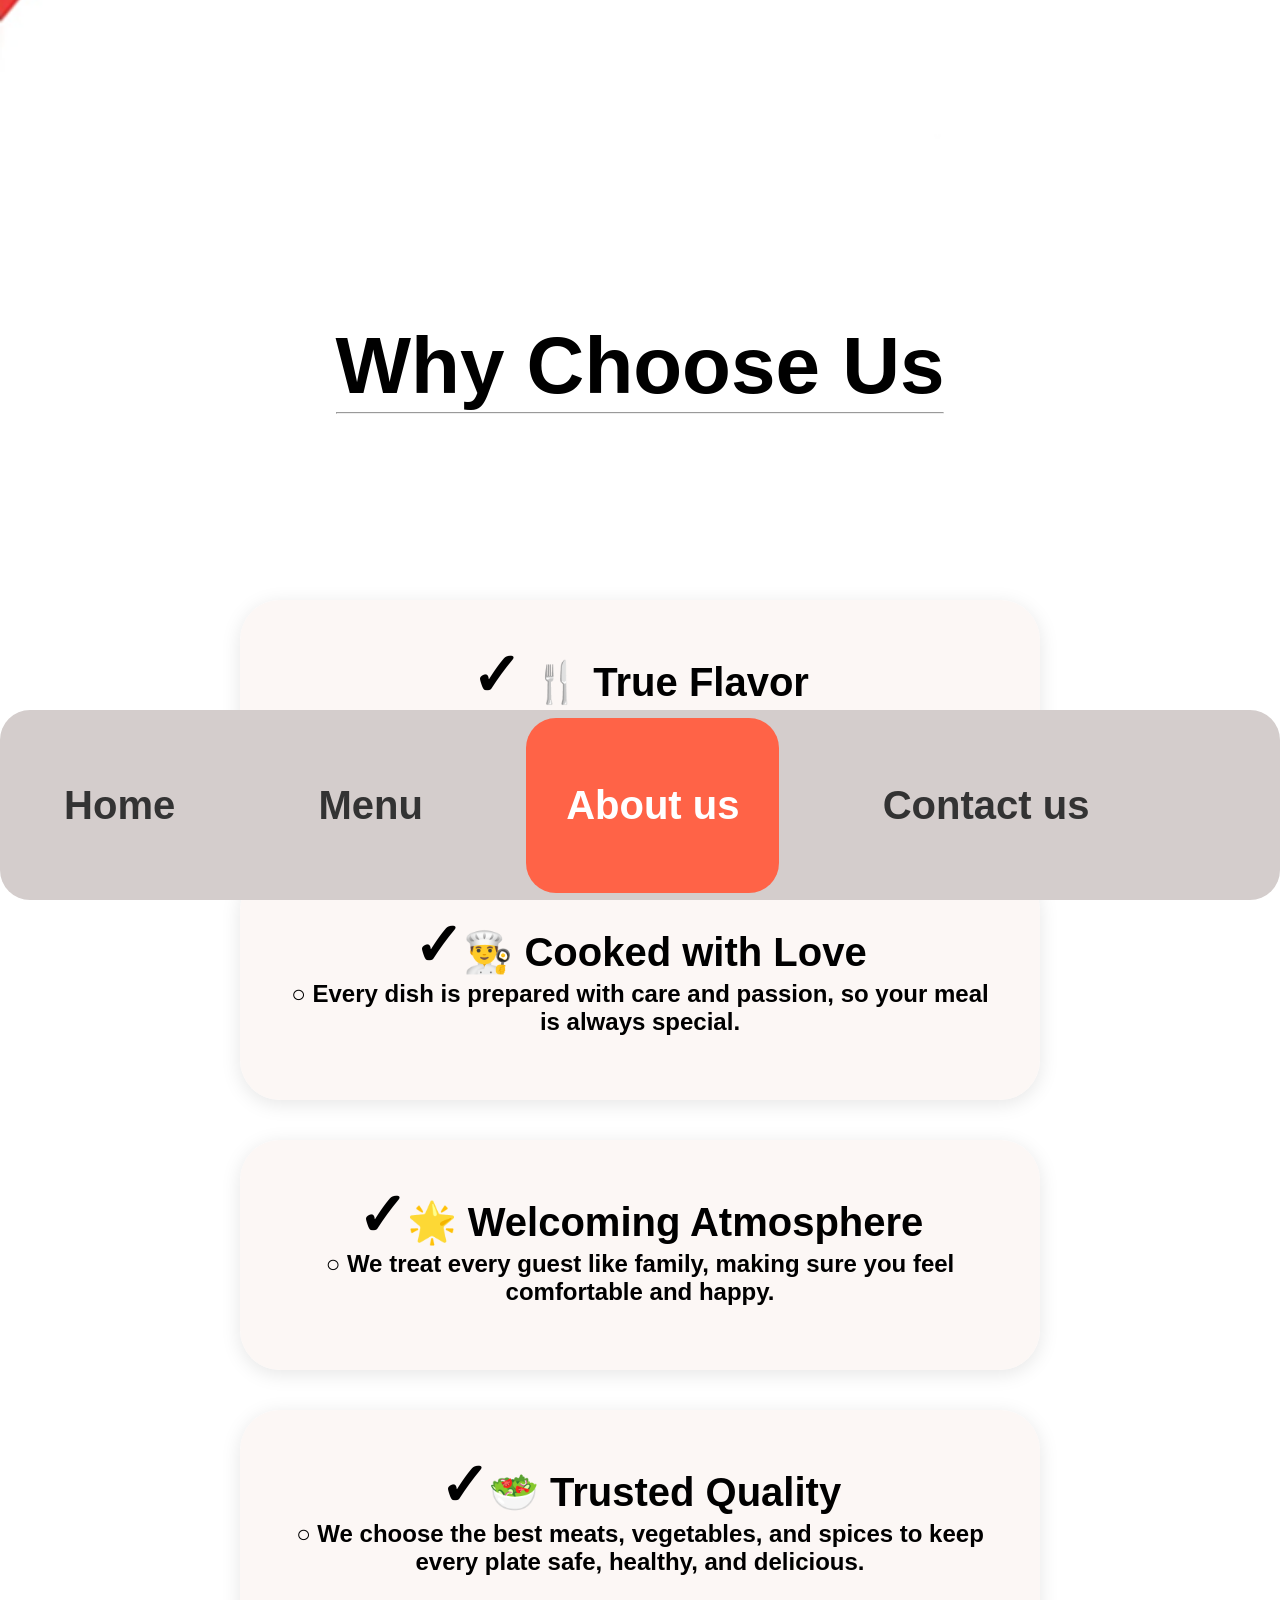
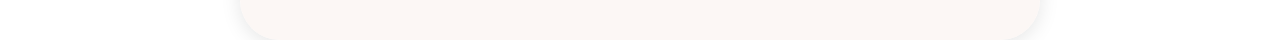
<file: about.html>
<!DOCTYPE html>
<html>
<head>
    
    <title>About Us</title>
    <link rel="stylesheet" href="stylesheet.css">
</head>
<body>
    <div id="about-title">
    <h1 >
Why Choose Us
    </h1>
    <hr>
    </div>

    <div class="about-container">
   <article class="about-card">
       
            
            <div class="about-card-content">
                <h2 class=" about-card-title"> <b class="checkmark">✓</b>     🍴 True Flavor</h2>
                <p class="about-card-description">○ We serve food made with fresh ingredients and original recipes, giving you the real taste of our kitchen.</p>
                </div>
                </article>
   <article class="about-card">
       
            
            <div class="about-card-content">
                <h2 class=" about-card-title"><b class="checkmark">✓</b>👨‍🍳 Cooked with Love</h2>
                <p class="about-card-description">○ Every dish is prepared with care and passion, so your meal is always special.</p>
                </div>
                </article>
   <article class="about-card">
       
            
            <div class="about-card-content">
                <h2 class=" about-card-title"><b class="checkmark">✓</b>🌟 Welcoming Atmosphere</h2>
                <p class="about-card-description">○ We treat every guest like family, making sure you feel comfortable and happy.</p>
                </div>
                </article>
   <article class="about-card">
       
            
            <div class="about-card-content">
                <h2 class=" about-card-title"><b class="checkmark">✓</b>🥗 Trusted Quality</h2>
                <p class="about-card-description">○ We choose the best meats, vegetables, and spices to keep every plate safe, healthy, and delicious.</p>
                </div>
                </article>
           


    

    
    

</div>
<nav class="nav-bar">
    <a href="index.html" class="nav-items">Home</a>
    <a href="menu.html" class="nav-items">Menu</a>
    <a href="about.html" class="nav-items active3">About us</a>
    <a href="contact.html" class="nav-items">Contact us</a>
    <div class="indicator"></div>
    <span></span>
</nav>

</body>
</html>
</file>
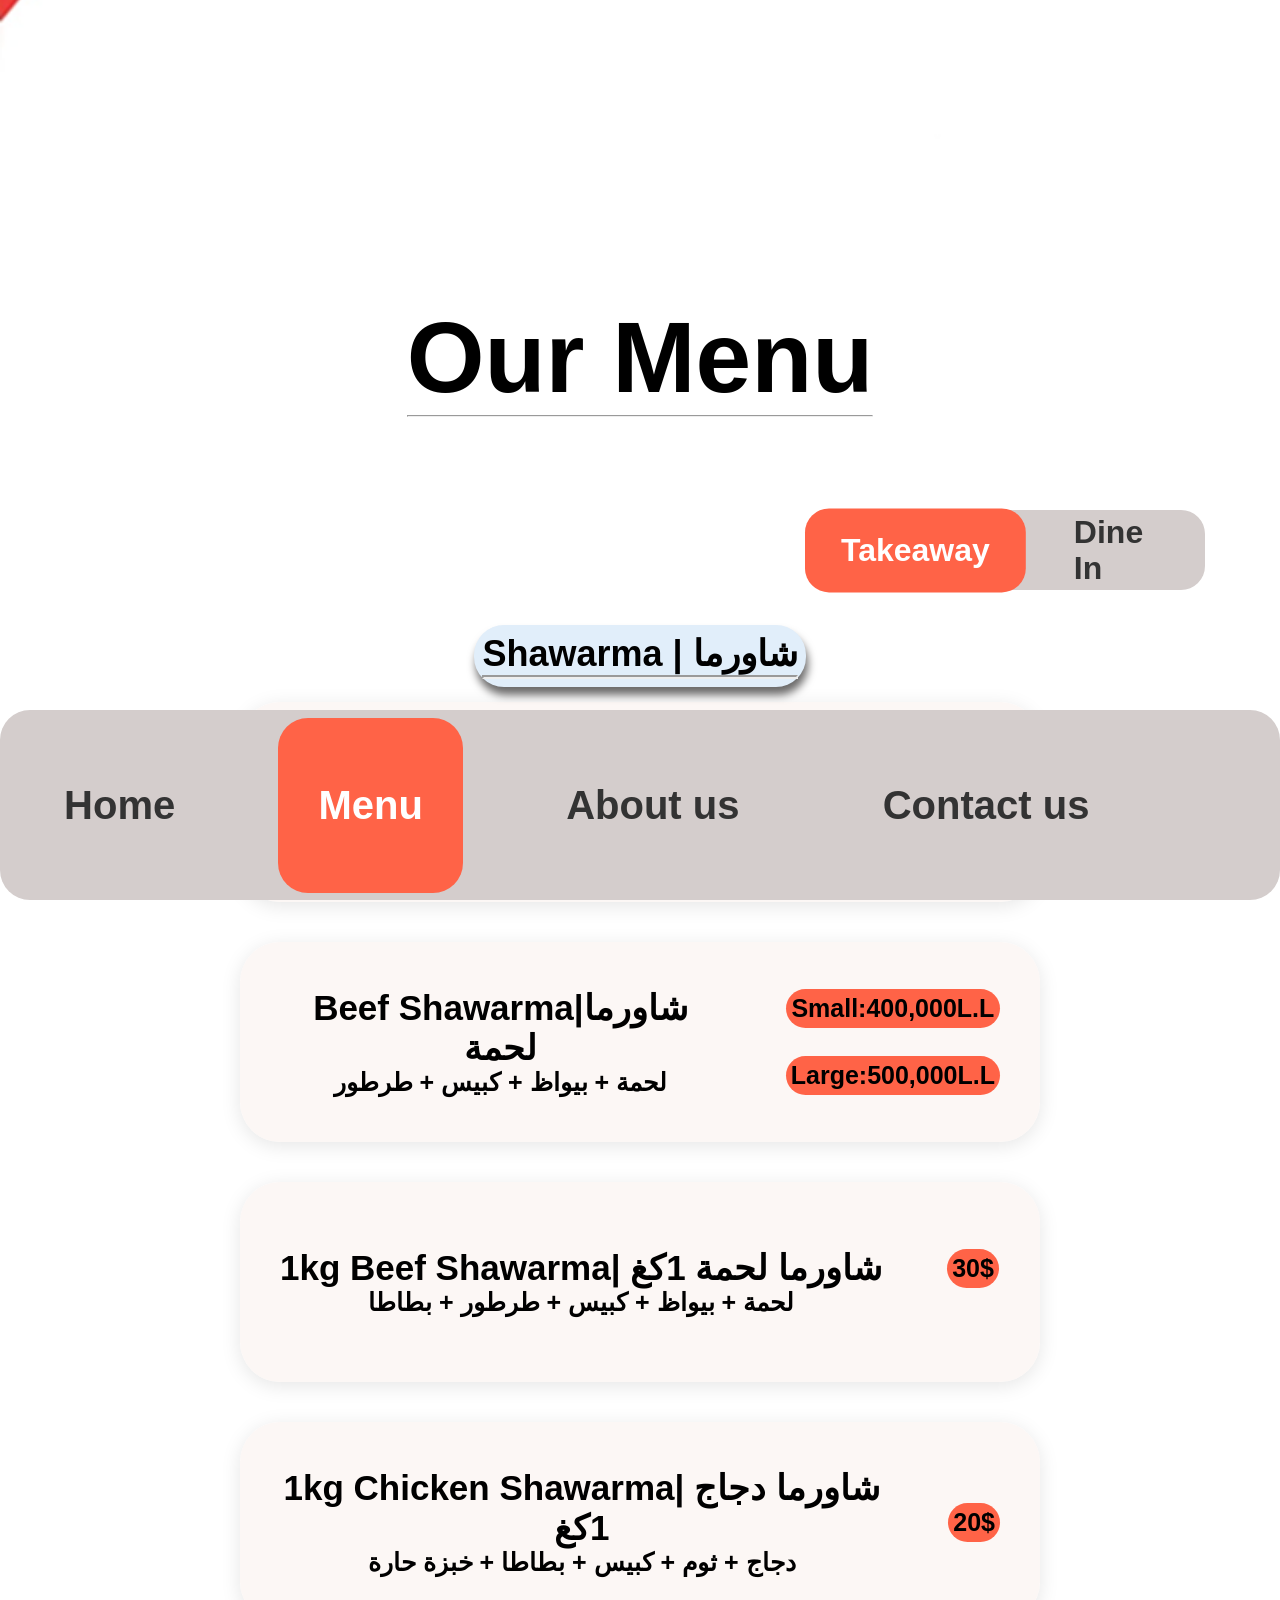
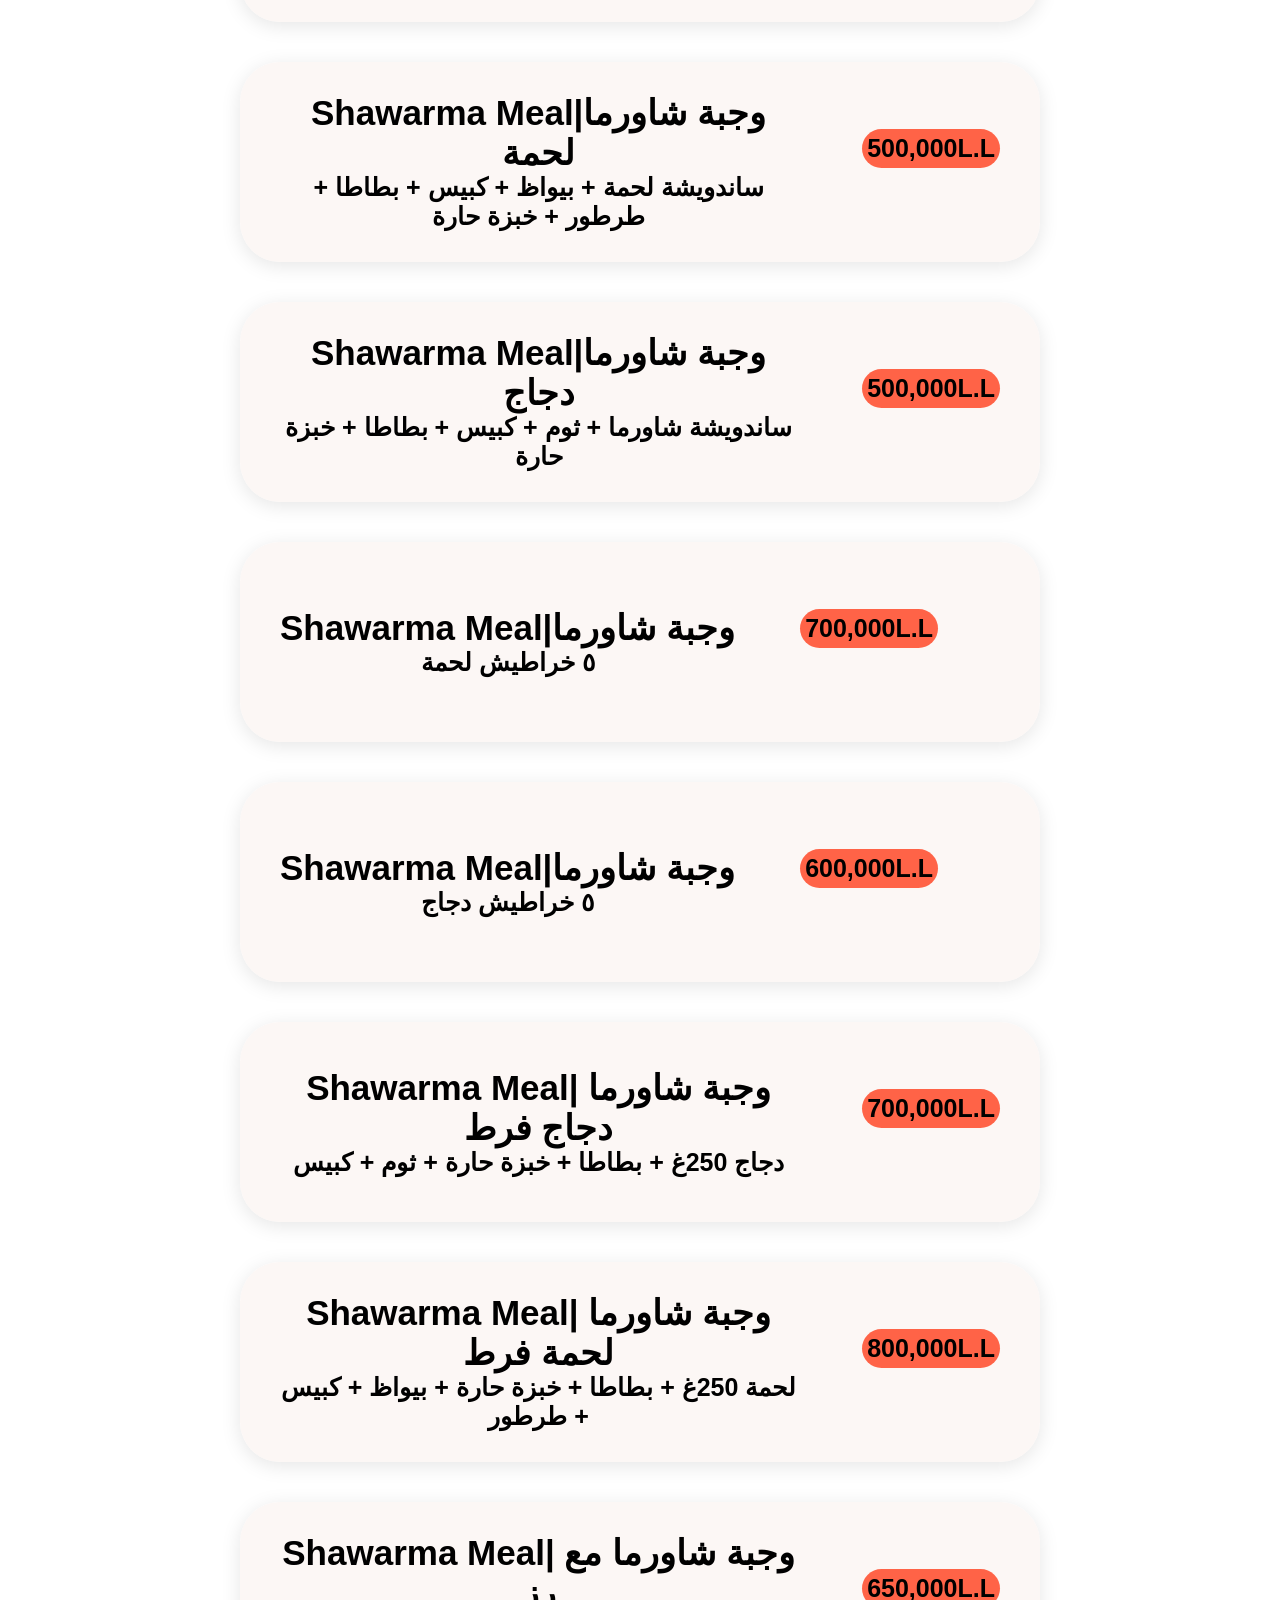
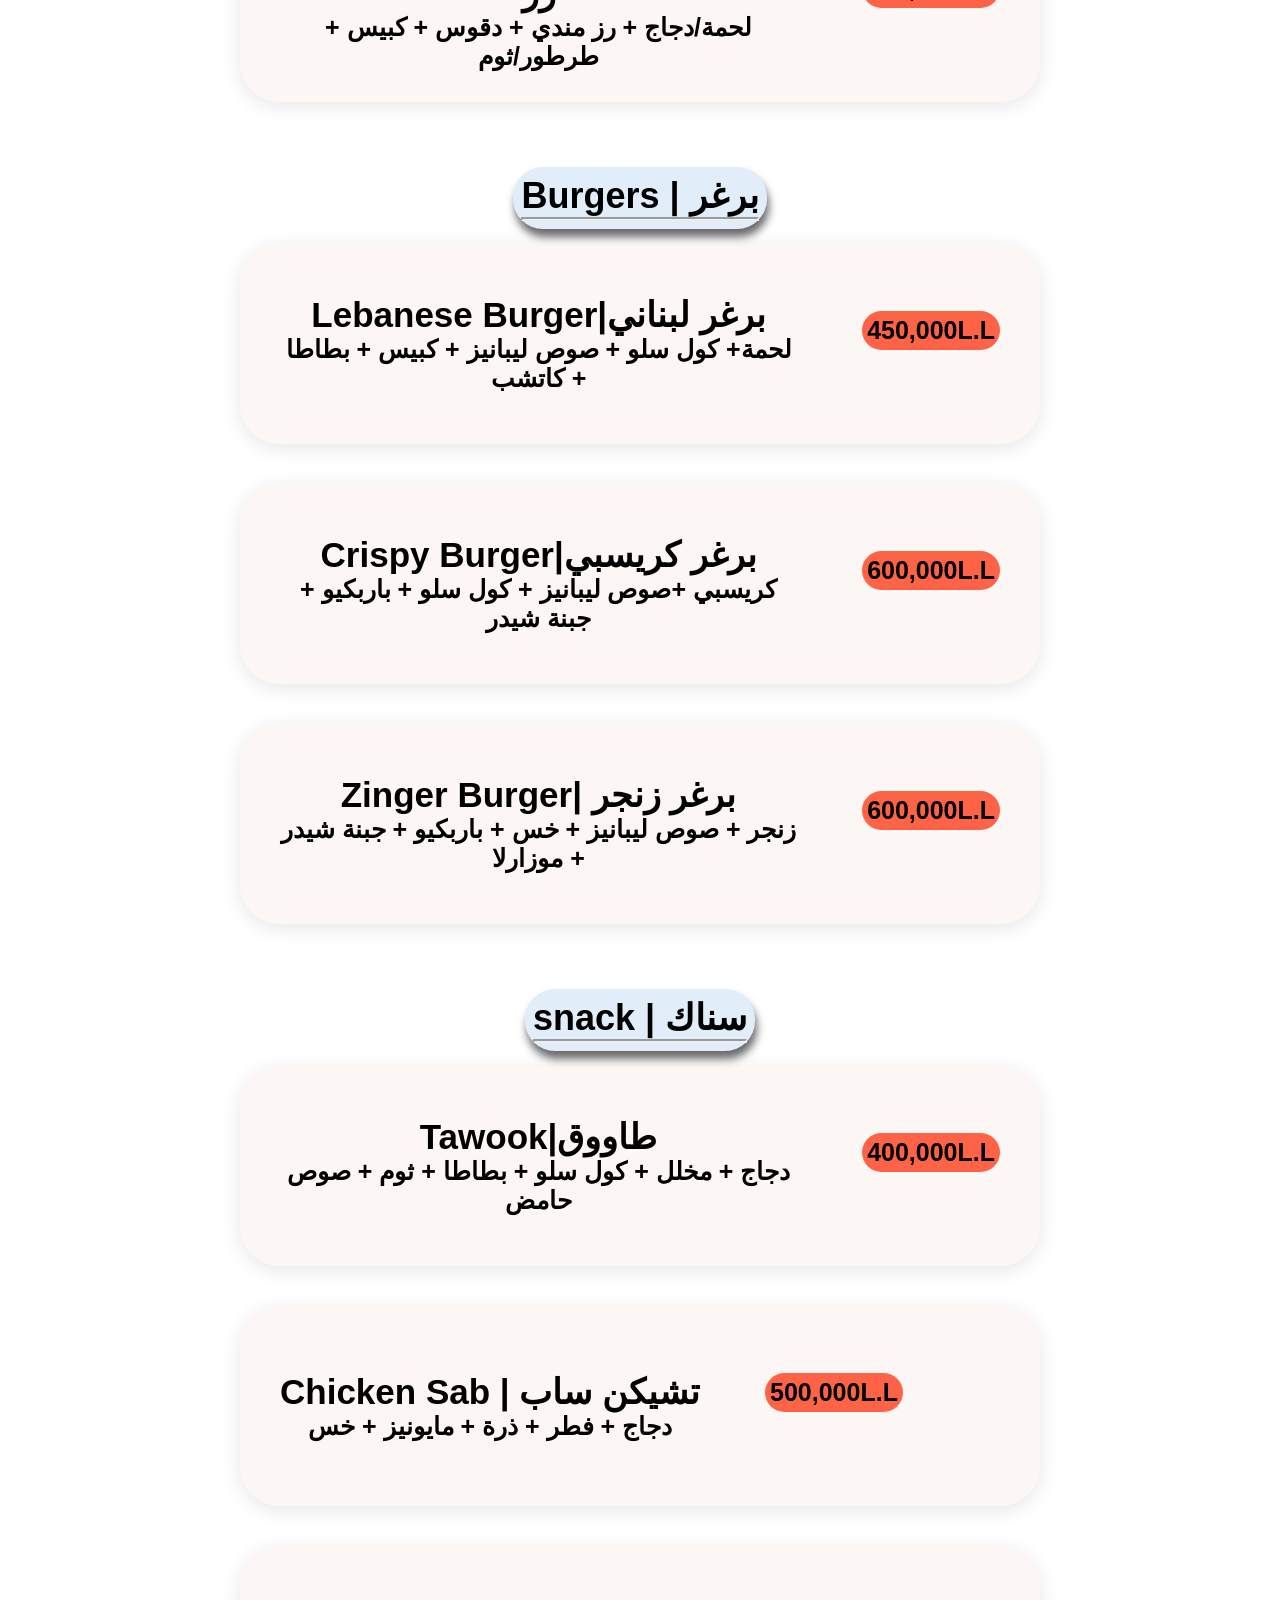
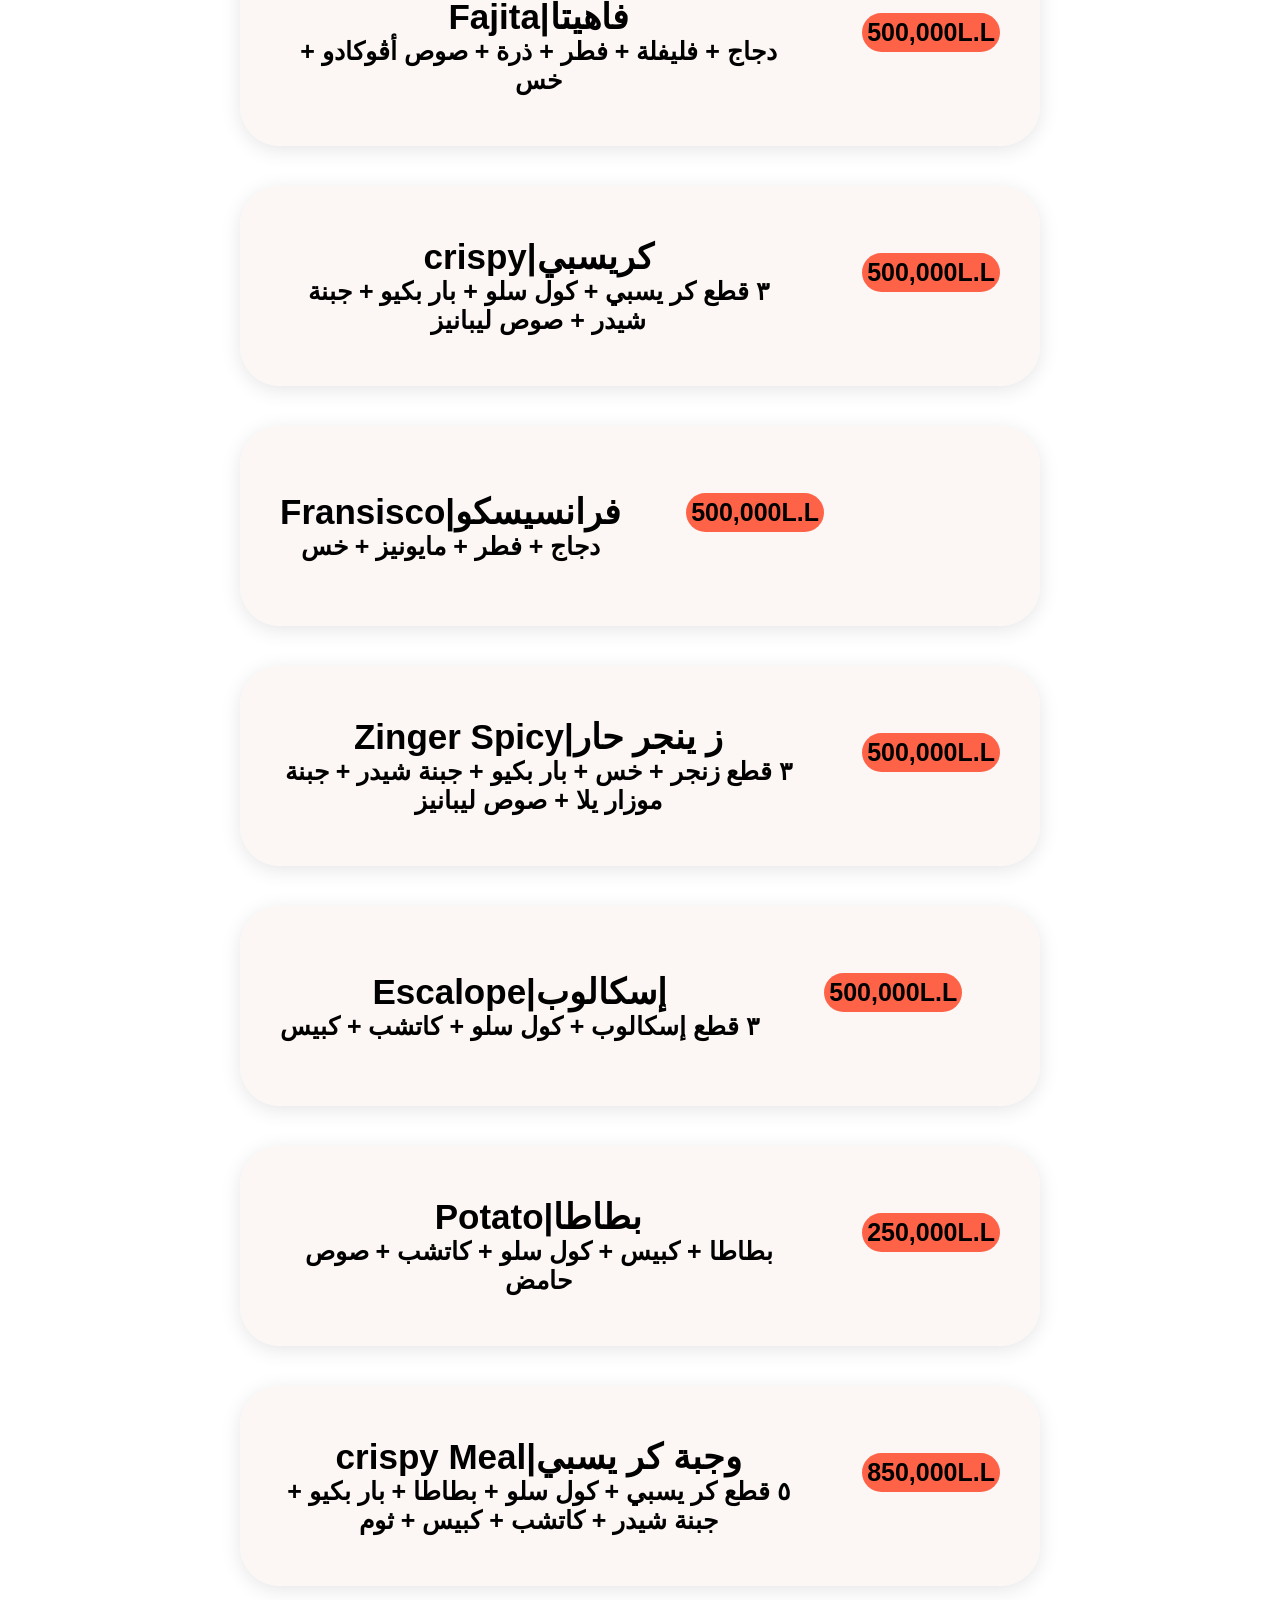
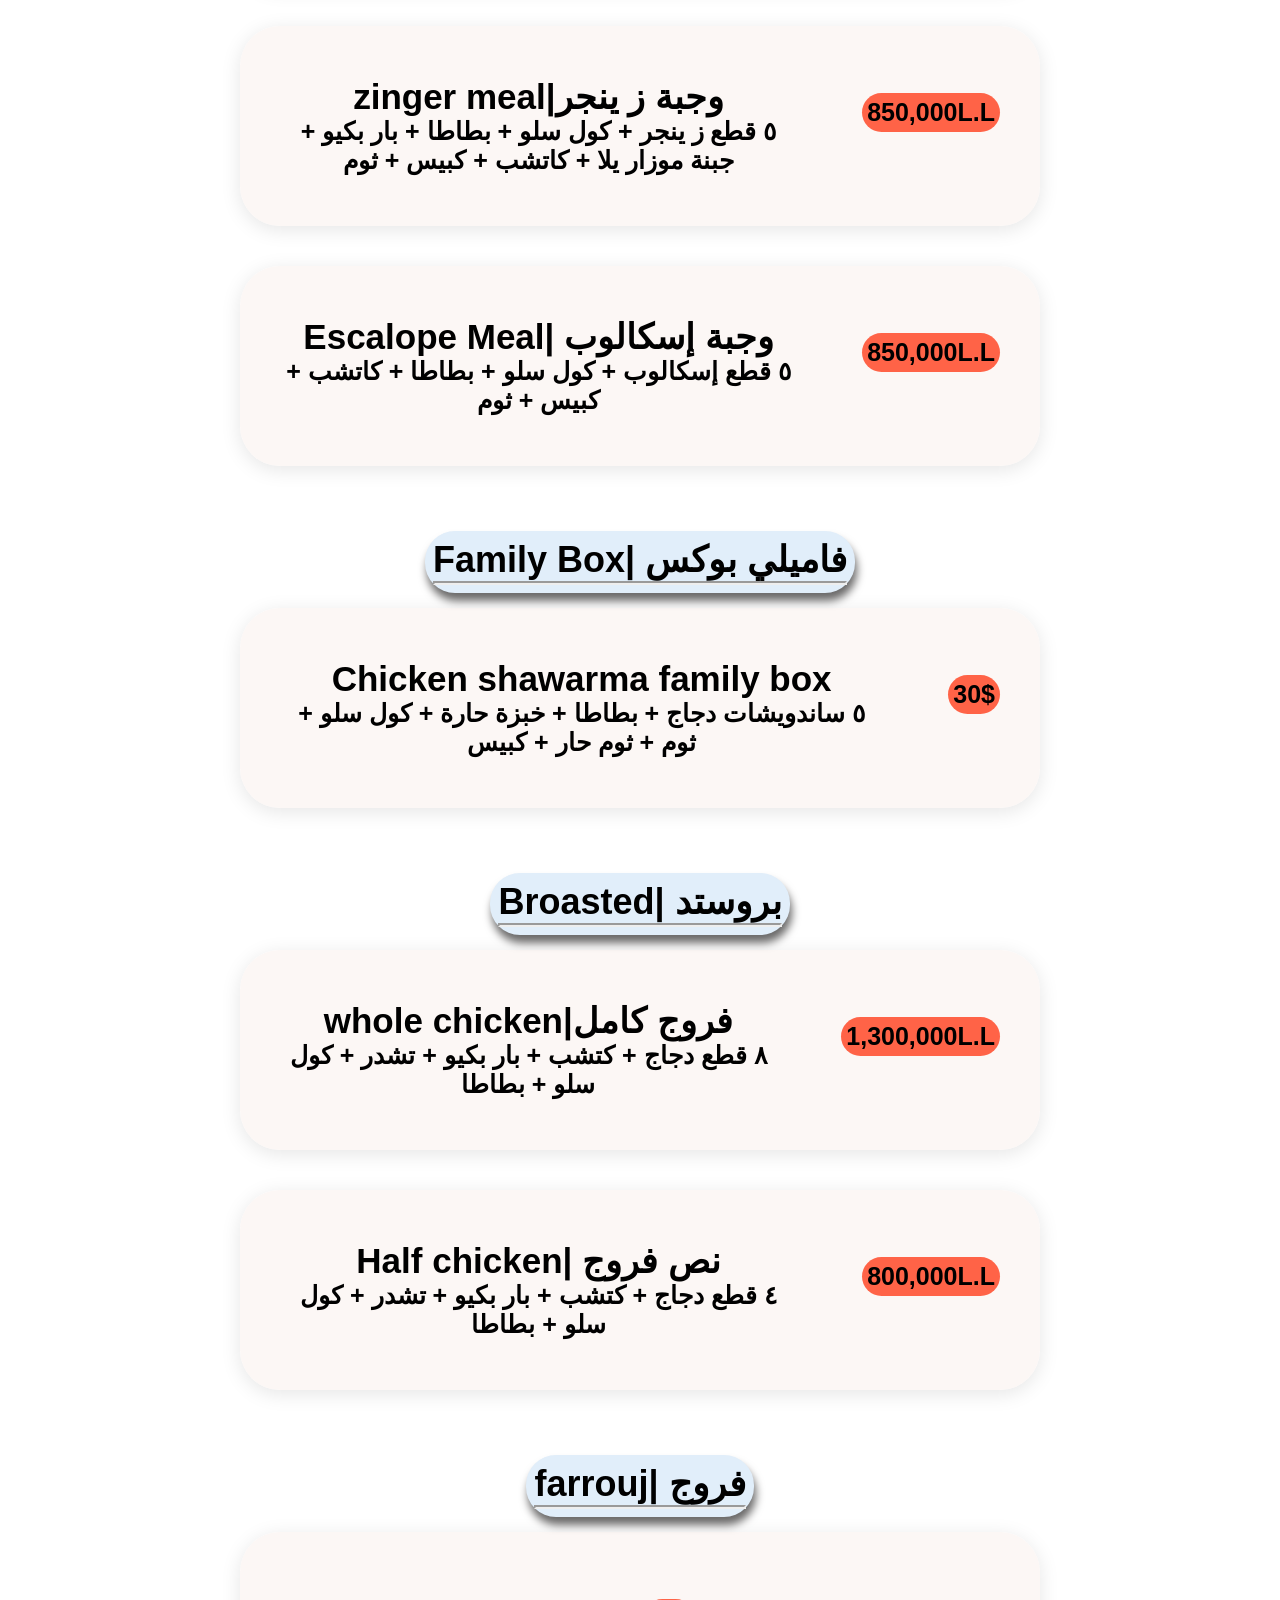
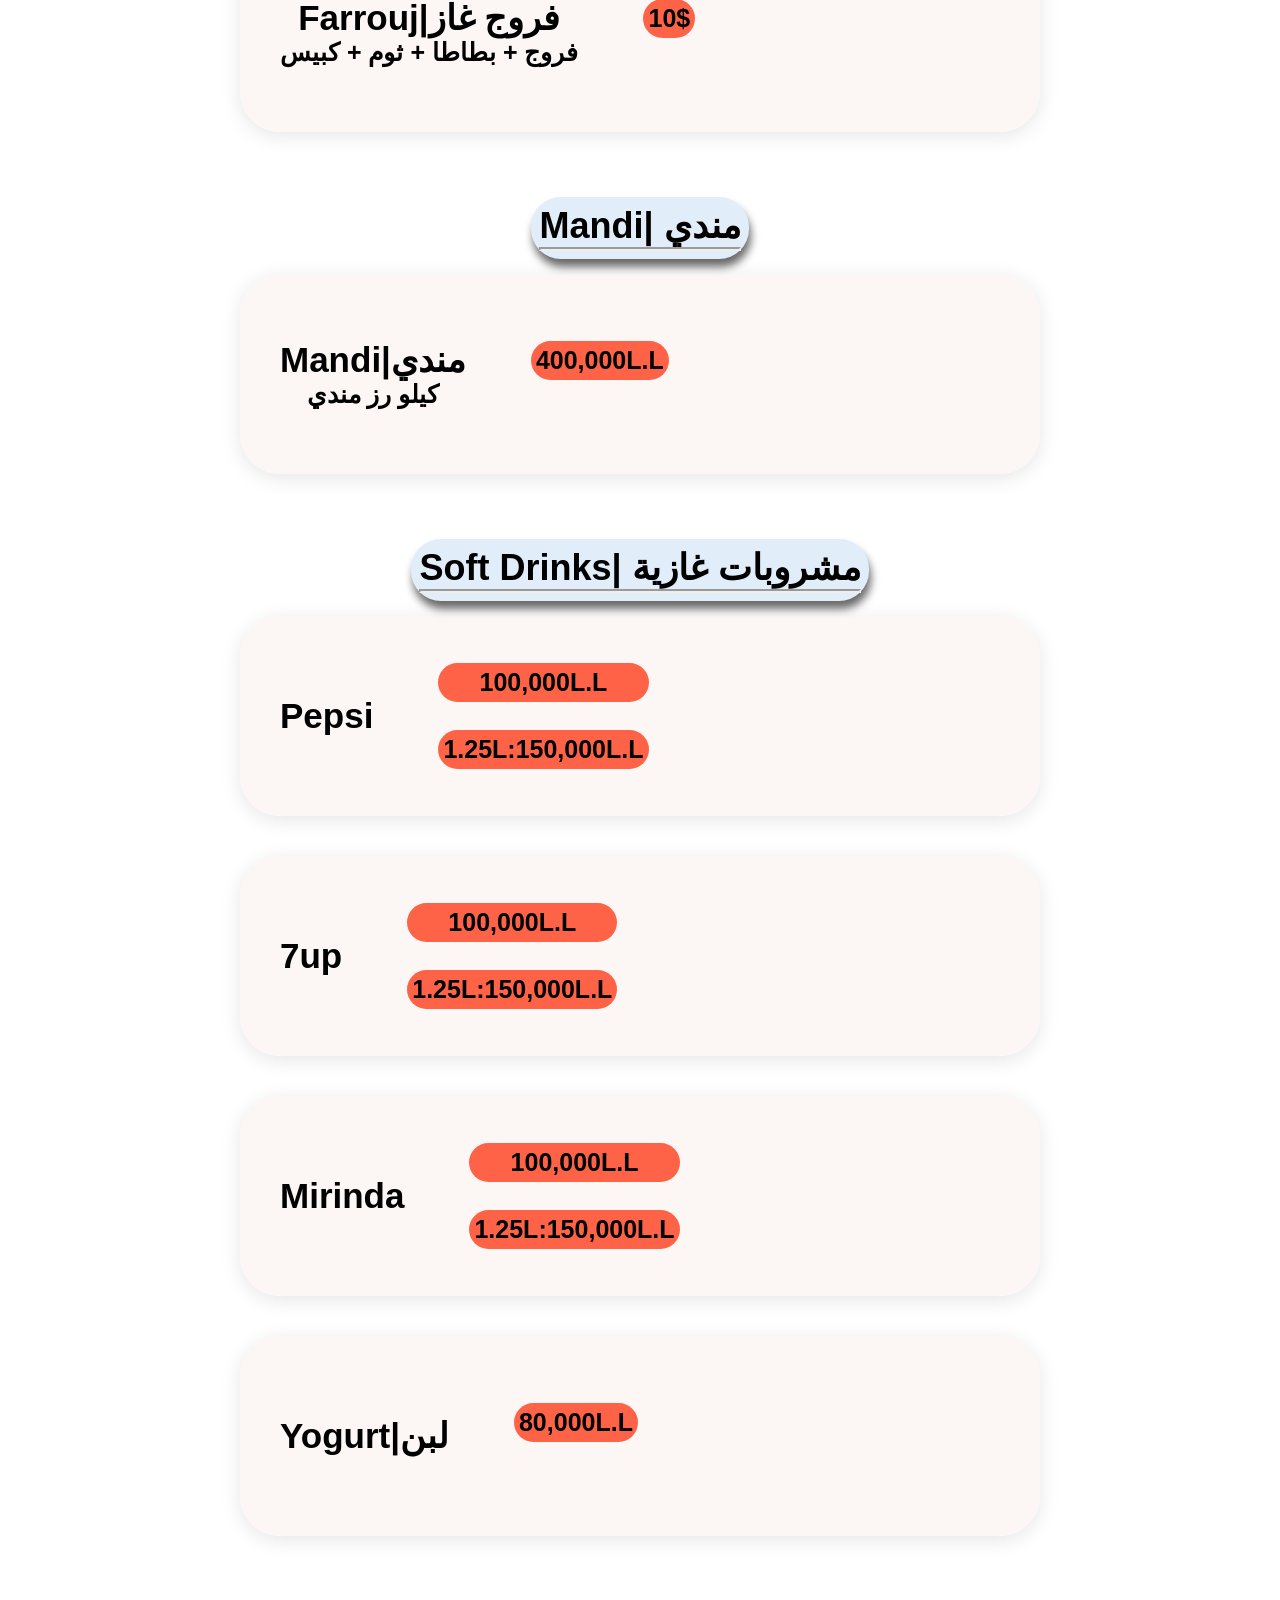
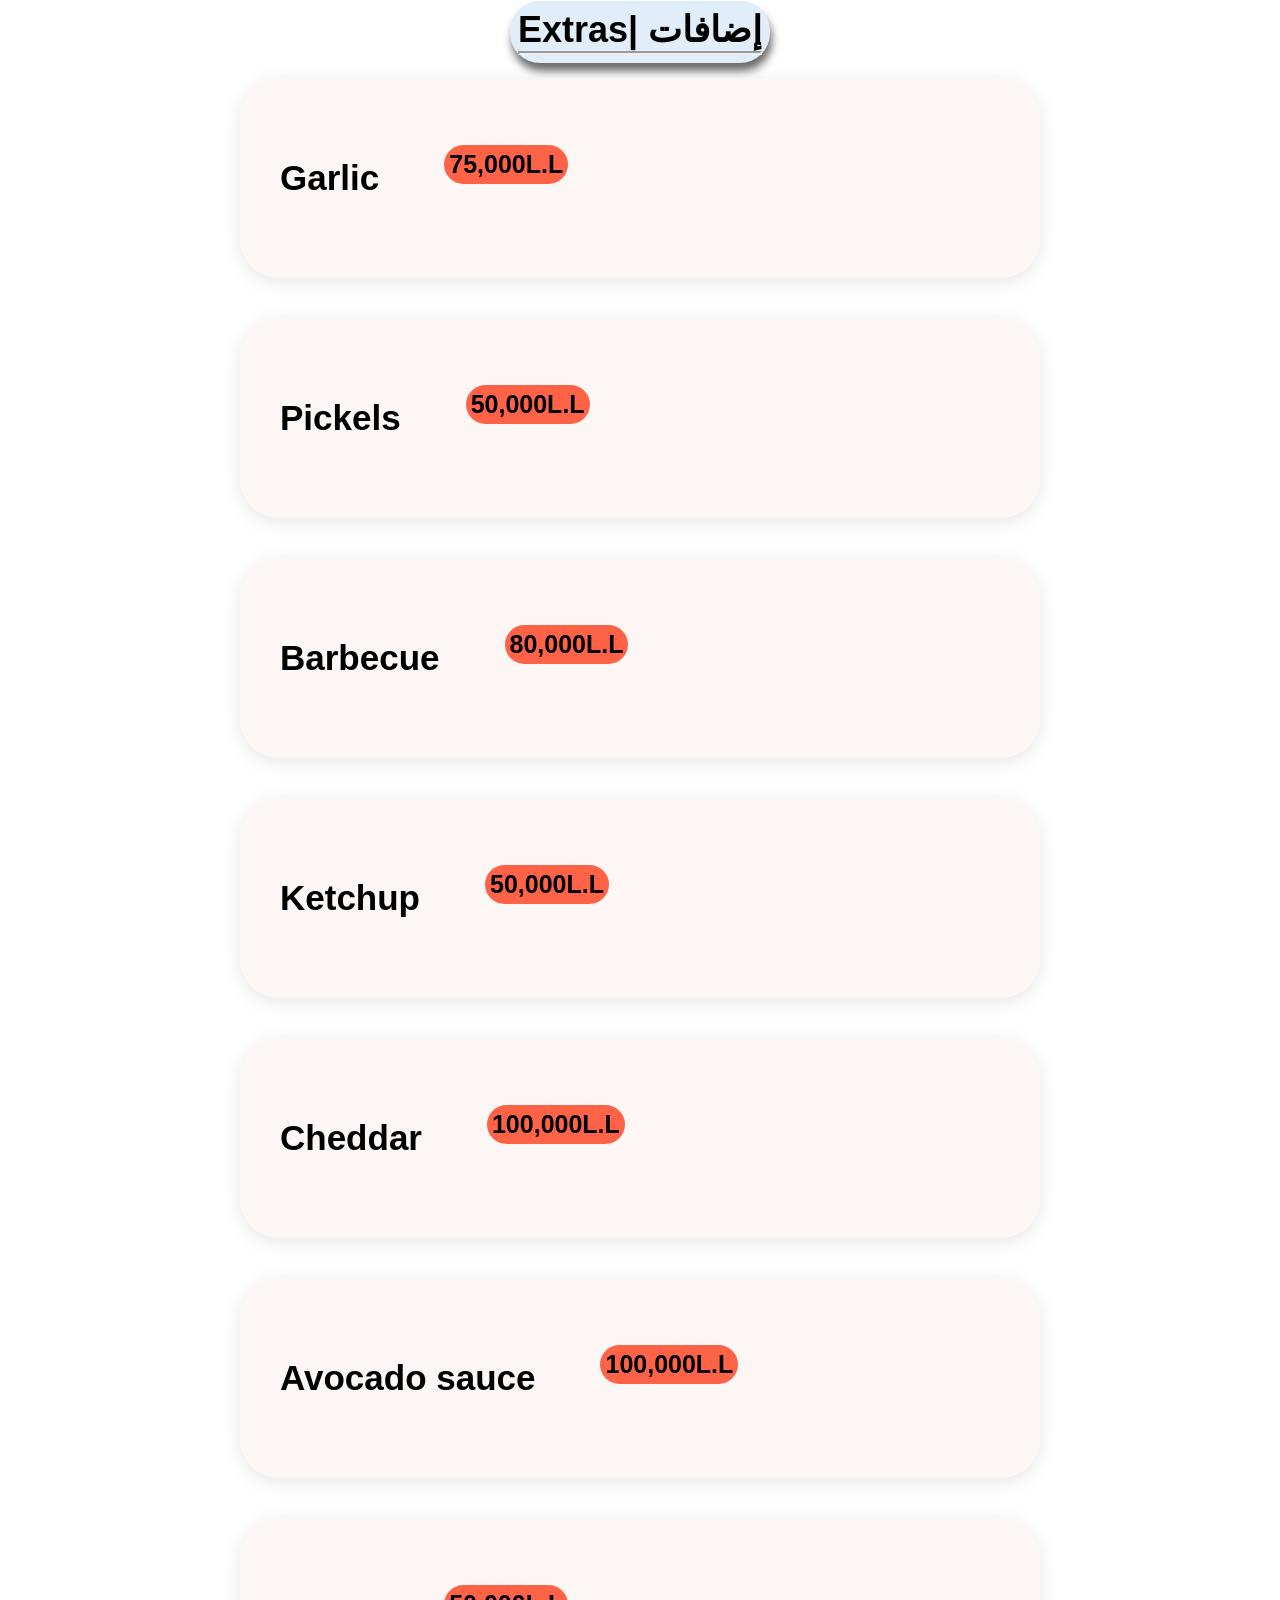
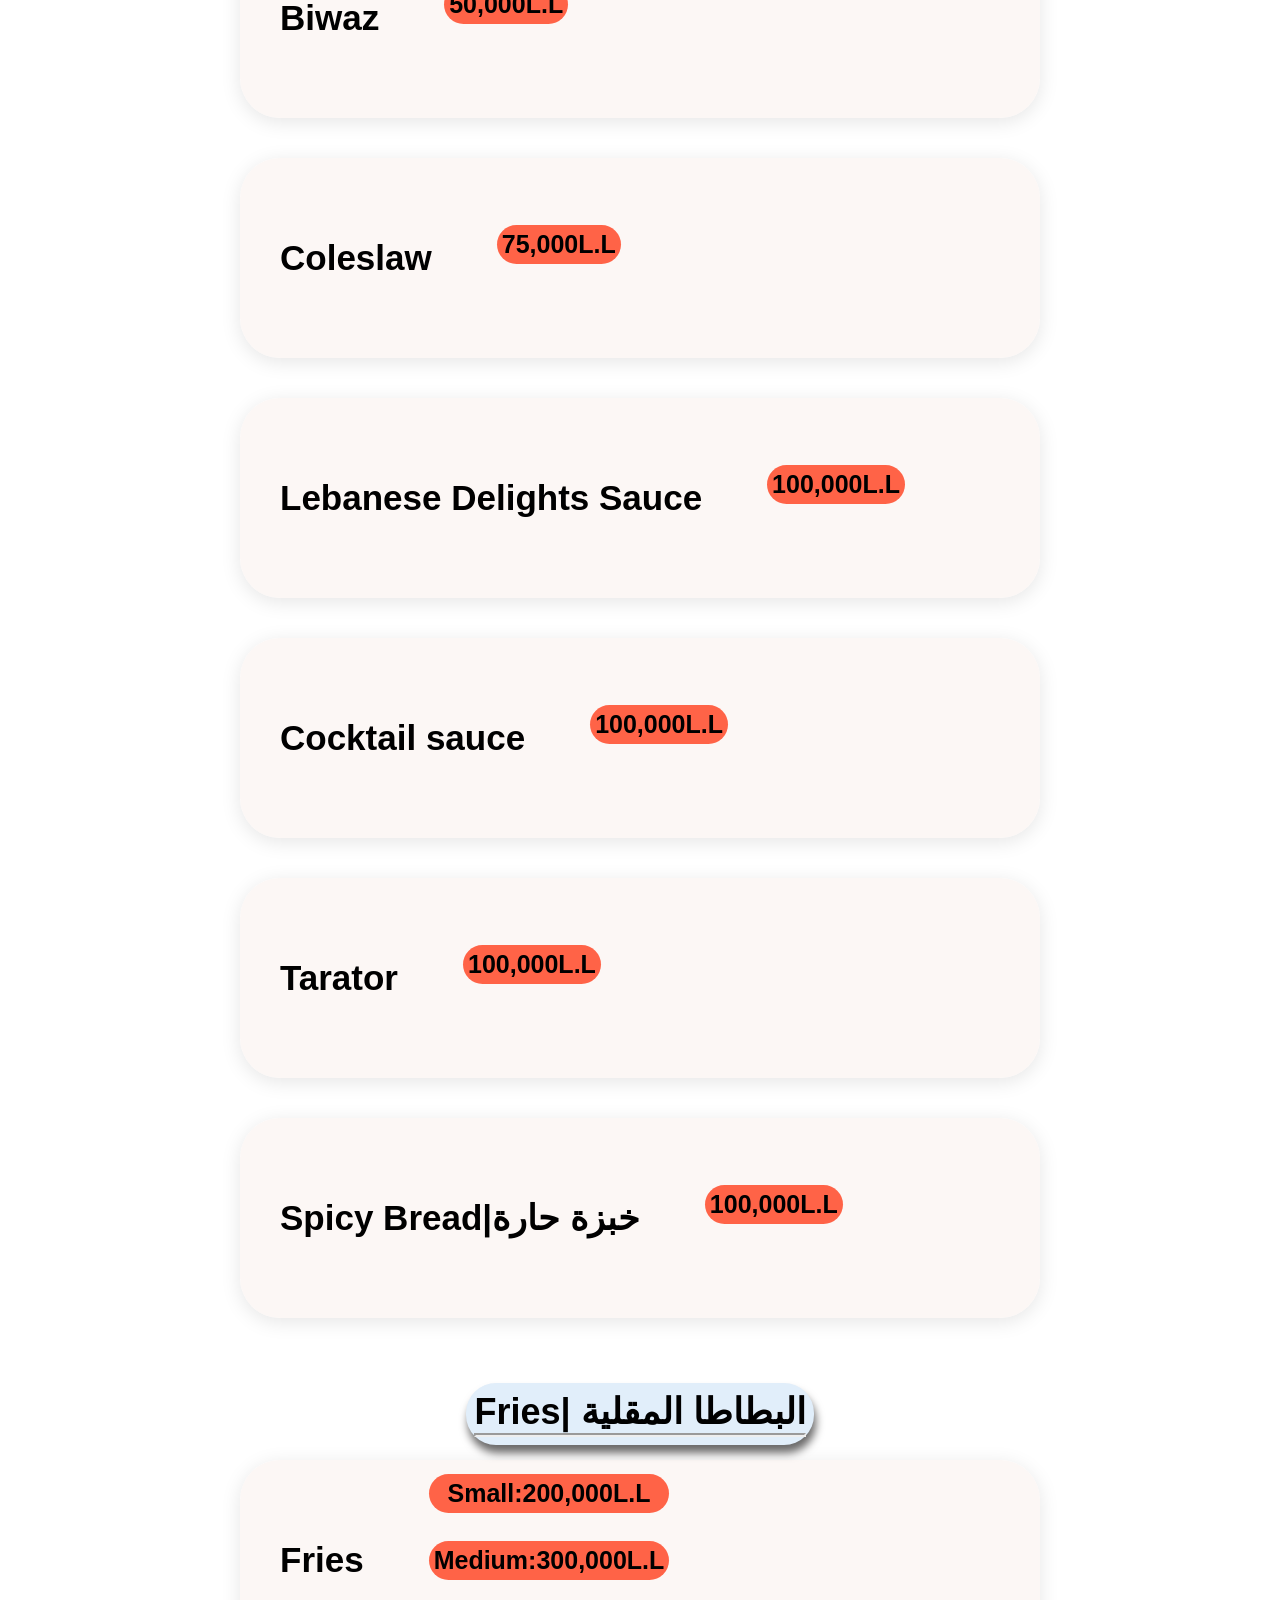
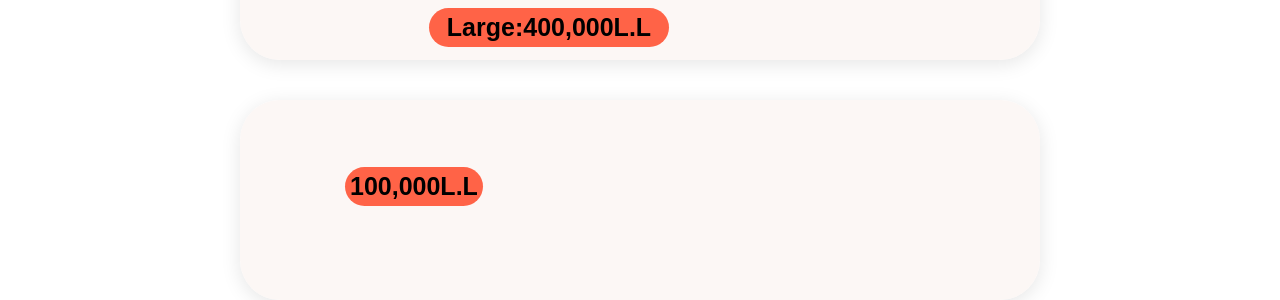
<file: menutakaway.html>
<!DOCTYPE html>
<html>
<head>
    
    <title>takeaway</title>
    <link rel="stylesheet" href="stylesheet.css">
</head>
<body>
     <div id="menu-header">
        <h1 >Our Menu</h1>
        <hr>
    </div>
     <nav class="menu-nav-bar">
        <a href="menutakaway.html" class="menu-nav-items activeT">Takeaway</a>
        <a href="menu.html" class="menu-nav-items">Dine In</a>
    </nav>
<div class="menu-container">
    <div class="menu-categories">
        <h2 class="categories">
            Shawarma | شاورما
        </h2>
        <hr style="border-width: 2px;">

    </div>
    

    <article class="menu-card">
       
            
            <div class="card-content">
                <h2 class="card-title">  Chicken Shawarma|شاورما دجاج</h2>
                <p class="card-description">دجاج + ثوم + كبيس + بطاطا</p>
                </div>
            <div class="card-footer">
                <p class="card-price"><b>Small:</b> 300,000L.L</p>
                <br>
                <p class="card-price"><b>Large:</b>   350,000L.L</p>
                
            </div>
            

        </article>
        <article class="menu-card">
            
             <div class="card-content">
                <h2 class="card-title">Beef Shawarma|شاورما لحمة</h2>
                <p class="card-description">لحمة + بيواظ + كبيس + طرطور</p>
                </div>
            <div class="card-footer">
                <p class="card-price"><b>Small:</b>400,000L.L </p> <br>
                <p class="card-price"><b>Large:</b>500,000L.L </p>
                
            </div>
            
            

        </article>
        <article class="menu-card">
            
             <div class="card-content">
                <h2 class="card-title">1kg Beef Shawarma| شاورما لحمة 1كغ</h2>
                <p class="card-description">لحمة + بيواظ + كبيس + طرطور + بطاطا</p>
                </div>
            <div class="card-footer">
                <p class="card-price">30$</p> <br>
                
                
            </div>
            
        </article>
        <article class="menu-card">
          
             <div class="card-content">
                <h2 class="card-title"> 1kg Chicken Shawarma| شاورما دجاج 1كغ</h2>
                <p class="card-description">دجاج + ثوم + كبيس + بطاطا + خبزة حارة</p>
                </div>
            <div class="card-footer">
                <p class="card-price">20$</p>
                
                
            </div>
            

        </article>
        <article class="menu-card">
           
           <div class="card-content">
                <h2 class="card-title">Shawarma Meal|وجبة شاورما لحمة</h2>
                <p class="card-description">ساندويشة لحمة + بيواظ + كبيس + بطاطا + طرطور + خبزة حارة </p>
                </div>
            <div class="card-footer">
                <p class="card-price">500,000L.L</p> <br>
                
                
            </div>
        </article>
        <article class="menu-card">
            
           <div class="card-content">
                <h2 class="card-title">Shawarma Meal|وجبة شاورما دجاج</h2>
                <p class="card-description">ساندويشة شاورما + ثوم + كبيس + بطاطا + خبزة حارة </p>
                </div>
            <div class="card-footer">
                <p class="card-price">500,000L.L</p> <br>
                
                

        </article>
        <article class="menu-card">
            
          <div class="card-content">
                <h2 class="card-title">Shawarma Meal|وجبة شاورما </h2>
                <p class="card-description"> ٥ خراطيش لحمة </p>
                </div>
            <div class="card-footer">
                <p class="card-price">700,000L.L</p> <br>
            </article>
                
        <article class="menu-card">
            
          <div class="card-content">
                <h2 class="card-title">Shawarma Meal|وجبة شاورما </h2>
                <p class="card-description">٥ خراطيش دجاج</p>
                </div>
            <div class="card-footer">
                <p class="card-price">600,000L.L</p> <br>
            </article>
                
        <article class="menu-card">
            
          <div class="card-content">
                <h2 class="card-title">Shawarma Meal| وجبة شاورما دجاج فرط</h2>
                <p class="card-description"> دجاج 250غ + بطاطا + خبزة حارة + ثوم + كبيس </p>
                </div>
            <div class="card-footer">
                <p class="card-price">700,000L.L</p> <br>
            </article>
                
        <article class="menu-card">
            
          <div class="card-content">
                <h2 class="card-title">Shawarma Meal| وجبة شاورما لحمة فرط</h2>
                <p class="card-description">   لحمة 250غ + بطاطا + خبزة حارة + بيواظ + كبيس + طرطور</p>
                </div>
            <div class="card-footer">
                <p class="card-price">800,000L.L</p> <br>
            </article>
                
        <article class="menu-card">
            
          <div class="card-content">
                <h2 class="card-title">Shawarma Meal| وجبة شاورما مع رز</h2>
                <p class="card-description">  لحمة/دجاج + رز مندي + دقوس + كبيس + طرطور/ثوم</p>
                </div>
            <div class="card-footer">
                <p class="card-price">650,000L.L</p> <br>
            </article>
            <div class="menu-categories">
        <h2 class="categories">
            Burgers | برغر
        </h2>
        <hr style="border-width: 2px;">

    </div>
                
        <article class="menu-card">
            
          <div class="card-content">
                <h2 class="card-title">Lebanese Burger|برغر لبناني</h2>
                <p class="card-description"> لحمة+ كول سلو + صوص ليبانيز + كبيس + بطاطا + كاتشب </p>
                </div>
            <div class="card-footer">
                <p class="card-price">450,000L.L</p> <br>
            </article>
                
        <article class="menu-card">
            
          <div class="card-content">
                <h2 class="card-title">Crispy Burger|برغر كريسبي</h2>
                <p class="card-description">  كريسبي +صوص ليبانيز + كول سلو + باربكيو + جبنة شيدر </p>
                </div>
            <div class="card-footer">
                <p class="card-price">600,000L.L</p> <br>
            </article>
                
        <article class="menu-card">
            
          <div class="card-content">
                <h2 class="card-title">Zinger Burger| برغر زنجر</h2>
                <p class="card-description">  زنجر + صوص ليبانيز + خس + باربكيو + جبنة شيدر + موزارلا </p>
                </div>
            <div class="card-footer">
                <p class="card-price">600,000L.L</p> <br>
            </article>
             <div class="menu-categories">
        <h2 class="categories">
            snack | سناك
        </h2>
        <hr style="border-width: 2px;">

    </div>
                
        <article class="menu-card">
            
          <div class="card-content">
                <h2 class="card-title"> Tawook|طاووق</h2>
                <p class="card-description">دجاج + مخلل + كول سلو + بطاطا + ثوم + صوص حامض </p>
                </div>
            <div class="card-footer">
                <p class="card-price">400,000L.L</p> <br>
            </article>
                
        <article class="menu-card">
            
          <div class="card-content">
                <h2 class="card-title">Chicken Sab | تشيكن ساب</h2>
                <p class="card-description"> دجاج + فطر + ذرة + مايونيز + خس </p>
                </div>
            <div class="card-footer">
                <p class="card-price">500,000L.L</p> <br>
            </article>
                
        <article class="menu-card">
            
          <div class="card-content">
                <h2 class="card-title">Fajita|فاهيتا</h2>
                <p class="card-description">دجاج + فليفلة + فطر + ذرة + صوص أڤوكادو + خس</p>
                </div>
            <div class="card-footer">
                <p class="card-price">500,000L.L</p> <br>
            </article>
                
        <article class="menu-card">
            
          <div class="card-content">
                <h2 class="card-title">crispy|كريسبي</h2>
                <p class="card-description">٣ قطع كر يسبي + كول سلو + بار بكيو + جبنة شيدر + صوص ليبانيز</p>
                </div>
            <div class="card-footer">
                <p class="card-price">500,000L.L</p> <br>
            </article>
                
        <article class="menu-card">
            
          <div class="card-content">
                <h2 class="card-title">Fransisco|فرانسيسكو</h2>
                <p class="card-description">دجاج + فطر + مايونيز + خس </p>
                </div>
            <div class="card-footer">
                <p class="card-price">500,000L.L</p> <br>
            </article>
                
        <article class="menu-card">
            
          <div class="card-content">
                <h2 class="card-title">
                  Zinger Spicy|ز ينجر حار
                </h2>
                <p class="card-description">
                    ٣ قطع زنجر + خس + بار بكيو + جبنة شيدر + جبنة موزار يلا + صوص ليبانيز
                     </p>
                </div>
            <div class="card-footer">
                <p class="card-price">500,000L.L</p> <br>
            </article>
                
        <article class="menu-card">
            
          <div class="card-content">
                <h2 class="card-title">Escalope|إسكالوب  </h2>
                 <p class="card-description">
                    ٣ قطع إسكالوب + كول سلو + كاتشب + كبيس   
                 </p>
                </div>
            <div class="card-footer">
                <p class="card-price">500,000L.L</p> <br>
            </article>
                

        </article> 
        <article class="menu-card">
            
          <div class="card-content">
                <h2 class="card-title">Potato|بطاطا  </h2>
                 <p class="card-description">
                    بطاطا + كبيس + كول سلو + كاتشب + صوص حامض
                 </p>
                </div>
            <div class="card-footer">
                <p class="card-price">250,000L.L</p> <br>
            </article>
                

        </article> 
        <article class="menu-card">
            
          <div class="card-content">
                <h2 class="card-title">crispy Meal|وجبة كر يسبي</h2>
                 <p class="card-description">
                  ٥ قطع كر يسبي + كول سلو + بطاطا + بار بكيو + جبنة شيدر
+ كاتشب + كبيس + ثوم
                 </p>
                </div>
            <div class="card-footer">
                <p class="card-price">850,000L.L</p> <br>
            </article>
                

        </article> 
        <article class="menu-card">
            
          <div class="card-content">
                <h2 class="card-title">zinger meal|وجبة ز ينجر</h2>
                 <p class="card-description">
                    ٥ قطع ز ينجر + كول سلو + بطاطا + بار بكيو + جبنة موزار يلا
+ كاتشب + كبيس + ثوم
                 </p>
                </div>
            <div class="card-footer">
                <p class="card-price">850,000L.L</p> <br>
            </article>
                

        </article> 
        <article class="menu-card">
            
          <div class="card-content">
                <h2 class="card-title">Escalope Meal| وجبة إسكالوب </h2>
                 <p class="card-description">
                    ٥ قطع إسكالوب + كول سلو + بطاطا + كاتشب + كبيس + ثوم
                 </p>
                </div>
            <div class="card-footer">
                <p class="card-price">850,000L.L</p> <br>
            </div>
            </article>
               <div class="menu-categories">
        <h2 class="categories">
             Family Box| فاميلي بوكس
        </h2>
        <hr style="border-width: 2px;">

    </div>
                

        </article> 
        <article class="menu-card">
            
          <div class="card-content">
                <h2 class="card-title">Chicken shawarma family box</h2>
                 <p class="card-description">
                    ٥ ساندويشات دجاج + بطاطا + خبزة حارة + كول سلو + ثوم
+ ثوم حار + كبيس
                 </p>
                </div>
            <div class="card-footer">
                <p class="card-price">30$</p> <br>
            </div>
            </article>
                   <div class="menu-categories">
        <h2 class="categories">
             Broasted| بروستد 
        </h2>
        <hr style="border-width: 2px;">

    </div>
                

        </article> 
        <article class="menu-card">
            
          <div class="card-content">
                <h2 class="card-title"> whole chicken|فروج كامل</h2>
                 <p class="card-description">
                    ٨ قطع دجاج + كتشب + بار بكيو + تشدر + كول سلو + بطاطا
                 </p>
                </div>
            <div class="card-footer">
                <p class="card-price">1,300,000L.L</p> <br>
            </article>
            
                

        </article> 
        <article class="menu-card">
            
          <div class="card-content">
                <h2 class="card-title">Half chicken| نص فروج</h2>
                 <p class="card-description">
                    ٤ قطع دجاج + كتشب + بار بكيو + تشدر + كول سلو + بطاطا
                 </p>
                </div>
            <div class="card-footer">
                <p class="card-price">800,000L.L</p> <br>
            </div>
            </article>
                          <div class="menu-categories">
        <h2 class="categories">
             farrouj| فروج 
        </h2>
        <hr style="border-width: 2px;">

    </div>
                

        </article> 
        <article class="menu-card">
            
          <div class="card-content">
                <h2 class="card-title">Farrouj|فروج غاز</h2>
                 <p class="card-description">
                    فروج + بطاطا + ثوم + كبيس
                 </p>
                </div>
            <div class="card-footer">
                <p class="card-price">10$</p> <br>
            </div>
            </article>
        <div class="menu-categories">
        <h2 class="categories">
             Mandi| مندي 
        </h2>
        <hr style="border-width: 2px;">

    </div>
                

        </article> 
        <article class="menu-card">
            
          <div class="card-content">
                <h2 class="card-title">Mandi|مندي  </h2>
                 <p class="card-description">
                    كيلو رز مندي
                 </p>
                </div>
            <div class="card-footer">
                <p class="card-price">400,000L.L</p> <br>
                </div>
            </article>
           <div class="menu-categories">
        <h2 class="categories">
             Soft Drinks| مشروبات غازية 
        </h2>
        <hr style="border-width: 2px;">

    </div>       

        <article class="menu-card">
            
          <div class="card-content">
                <h2 class="card-title">Pepsi</h2>
                </div>
            <div class="card-footer">
                <p class="card-price">100,000L.L </p> <br>
                <p class="card-price"><b>1.25L:</b>150,000L.L </p>
                </div>
            </article>
                

        </article> 
        <article class="menu-card">
            
          <div class="card-content">
                <h2 class="card-title">7up</h2>
                
                </div>
            <div class="card-footer">
                 <p class="card-price">100,000L.L </p> <br>
                <p class="card-price"><b>1.25L:</b>150,000L.L </p>
                </div>
            </article>
                

        </article> 
        <article class="menu-card">
            
           <div class="card-content">
                <h2 class="card-title">Mirinda</h2>
                
                </div>
            <div class="card-footer">
                 <p class="card-price">100,000L.L </p> <br>
                <p class="card-price"><b>1.25L:</b>150,000L.L </p>
                </div>
            </article>
                

        </article> 
        <article class="menu-card">
            
          <div class="card-content">
                <h2 class="card-title"> Yogurt|لبن</h2>
                </div>
            <div class="card-footer">
                <p class="card-price">80,000L.L </p> <br>
                </div>
            </article>
               <div class="menu-categories">
        <h2 class="categories">
             Extras| إضافات
        </h2>
        <hr style="border-width: 2px;">

    </div>       
                

        </article> 
        <article class="menu-card">
            
           <div class="card-content">
                <h2 class="card-title"> Garlic</h2>
                </div>
            <div class="card-footer">
                <p class="card-price">75,000L.L </p> <br>
                </div>
            </article>
        <article class="menu-card">
            
           <div class="card-content">
                <h2 class="card-title"> Pickels</h2>
                </div>
            <div class="card-footer">
                <p class="card-price">50,000L.L </p> <br>
                </div>
            </article>
        <article class="menu-card">
            
           <div class="card-content">
                <h2 class="card-title"> Barbecue</h2>
                </div>
            <div class="card-footer">
                <p class="card-price">80,000L.L </p> <br>
                </div>
            </article>
        <article class="menu-card">
            
           <div class="card-content">
                <h2 class="card-title">Ketchup</h2>
                </div>
            <div class="card-footer">
                <p class="card-price">50,000L.L </p> <br>
                </div>
            </article>
        <article class="menu-card">
            
           <div class="card-content">
                <h2 class="card-title">Cheddar</h2>
                </div>
            <div class="card-footer">
                <p class="card-price">100,000L.L </p> <br>
                </div>
            </article>
        <article class="menu-card">
            
           <div class="card-content">
                <h2 class="card-title">Avocado sauce </h2>
                </div>
            <div class="card-footer">
                <p class="card-price">100,000L.L </p> <br>
                </div>
            </article>
        <article class="menu-card">
            
           <div class="card-content">
                <h2 class="card-title"> Biwaz</h2>
                </div>
            <div class="card-footer">
                <p class="card-price">50,000L.L </p> <br>
                </div>
            </article>
        <article class="menu-card">
            
           <div class="card-content">
                <h2 class="card-title">Coleslaw</h2>
                </div>
            <div class="card-footer">
                <p class="card-price">75,000L.L </p> <br>
                </div>
            </article>
        <article class="menu-card">
            
           <div class="card-content">
                <h2 class="card-title"> Lebanese Delights Sauce</h2>
                </div>
            <div class="card-footer">
                <p class="card-price">100,000L.L </p> <br>
                </div>
            </article>
        <article class="menu-card">
            
           <div class="card-content">
                <h2 class="card-title">Cocktail sauce </h2>
                </div>
            <div class="card-footer">
                <p class="card-price">100,000L.L </p> <br>
                </div>
            </article>
        <article class="menu-card">
            
           <div class="card-content">
                <h2 class="card-title">Tarator </h2>
                </div>
            <div class="card-footer">
                <p class="card-price">100,000L.L </p> <br>
                </div>
            </article>
        <article class="menu-card">
            
           <div class="card-content">
                <h2 class="card-title">Spicy Bread|خبزة حارة </h2>
                </div>
            <div class="card-footer">
                <p class="card-price">100,000L.L </p> <br>
                </div>
            </article>
         <div class="menu-categories">
        <h2 class="categories">
             Fries| البطاطا المقلية
        </h2>
        <hr style="border-width: 2px;">

    </div>       
             <article class="menu-card">
       
            
            <div class="card-content">
                <h2 class="card-title"> Fries </h2>
                
                </div>
            <div class="card-footer">
                <p class="card-price"><b>Small:</b> 200,000L.L</p>
                <br>
                <p class="card-price"><b>Medium:</b>   300,000L.L</p>
                <br>
                <p class="card-price"><b>Large:</b>  400,000L.L</p>
                
            </div>
            

        </article>
         <article class="menu-card">
            
           <div class="card-content">
                <h2 class="card-title"> </h2>
                </div>
            <div class="card-footer">
                <p class="card-price">100,000L.L </p> <br>
                </div>
            </article>
        
            
          
    <nav class="nav-bar">
    <a href="index.html" class="nav-items">Home</a>
    <a href="menu.html" class="nav-items active2">Menu</a>
    <a href="about.html" class="nav-items">About us</a>
    <a href="contact.html" class="nav-items">Contact us</a>
    <div class="indicator"></div>
    <span></span>
</nav>
</body>
</html>
</file>
<file: stylesheet.css>
html{
    scroll-behavior: smooth;
}
*{
    margin: 0;
    padding: 0;
    box-sizing: border-box;
    
}
body{
    background-image: url(images/background.png);
    background-size: cover;
    background-position: center center;
    background-repeat: no-repeat; 
    min-height: 100vh;
    max-height:300000vh ;
    margin: auto;
    justify-content: center;
    align-items: center;
    display: flex;
    flex-direction: column;
    font-size: 1.5rem;
    overflow-x: hidden;
    overflow-y: auto;

    

}
#logo-image{
    top: 200px;
    transform: scale(0.6);
    border-radius: 60px;
    box-shadow: 8px 8px 10px rgba(0, 0, 0, 0.664);
    align-items: center;
    
    
}
#title{
    font-family: "Amatic SC", sans-serif;
  font-weight: 700;
  font-style: normal;
    text-align: center;
    text-decoration: underline;
    min-height: 5vh;
    
    
}
#title-div{
    font-family: "Amatic SC", sans-serif;
  font-weight: 700;
  font-style: normal;
    text-align: center;
    text-decoration: underline;
    min-height: 15vh; 
} 

#button-div{
    font-family: "Amatic SC", sans-serif;
  font-weight: 700;
  font-style: normal;
    text-align: center;
    font-size: 30px;
    margin-left: 30px;
    margin-right: 30px;
    min-height: 25vh;
}  
#btn1{
    font-family: "Amatic SC", sans-serif;
  font-weight: 700;
  font-style: normal;
    background-color: #ff6347;
    color: white;
    padding: 10px 20px;
    box-shadow: 0 10px 10px rgba(0, 0, 0, 0.664);
    border-radius: 10px;
    cursor: pointer;
    font-size: 3rem;
    margin-top: 30px;
    padding-left: 100px;
    padding-right: 100px;
}
.menu-nav-bar{
   font-family: "Amatic SC", sans-serif;
  font-weight: 700;
  font-style: normal;
   font-size: 40px;
   position: absolute;
   transform: scale(0.8);
   background: #d4cdcc;
   border-radius: 30px;
   height: 100px;
   align-items: center;
   justify-content: center;
   display: flex;
   width: 500px;
   gap: 15px;
   top: 500px;
   right: 25px;
   
}
.menu-nav-items{
    position: relative;
    color: #333;
    text-decoration: none;
    padding: 30px 45px;
    border-radius: 30px;
    transition: color 0.3s ease;
    display: inline-block;
    z-index: 1;
}
.menu-nav-items:hover,
.menu-nav-items.activeT{
    background-color: #ff6347;
    color: white;
    
}
.menu-nav-items:hover,
.menu-nav-items.activeD{
    background-color: #ff6347;
    color: white;
}
#menu-header{
    font-family: "Amatic SC", sans-serif;
  font-weight: 700;
  font-style: normal;
    align-items: center;
    position: absolute;
    top: 300px;
    font-size: 50px;
}
.menu-container{
    font-family: "Amatic SC", sans-serif;
  font-weight: 700;
  font-style: normal;
   position: absolute;
    display: flex;
    flex-direction: column;
    gap: 40px;
    align-items: center;
    max-width: 550000px;
    top: 600px;
    padding: bottom 300px;
    margin: auto;
}
.menu-categories{
    position: relative;
    background-color: rgb(225, 238, 250);
    padding: 8px;
    border-radius: 30px;
    top: 25px;
    box-shadow: 2px 8px 8px rgb(107, 106, 106);
}

.menu-card{
    background-color: rgba(252, 245, 243, 0.8);
    border-radius: 40px;
    padding: 40px;
    text-align: center;
    box-shadow: 0 4px 20px rgba(0, 0, 0, 0.1);
    width: 800px;
    height: 200px;
    display: flex;
    flex-direction: row;
    align-items: center;
    gap: 65px;  
}
.menu-content{
    display: flex;
    gap: 250px;
    margin-left: 150px;
}
.card-title{
    font-size: 35px;
}
.card-description{
    font-size: 25px;
}
.card-price{
    font-size: 25px ;
    display: flex;
    justify-content: center;
    background-color: #ff6347;
    border-radius: 35px;
    padding:5px;
    
}

.about{
   font-family: "Amatic SC", sans-serif;
  font-weight: 700;
  font-style: normal;
   position: absolute;
    display: flex;
    flex-direction: column;
    gap: 40px;
    align-items: center;
    max-width: 550000px;
    top: 600px;
    padding: bottom 300px;
    margin: auto;  
}
#about-title{
    font-family: "Amatic SC", sans-serif;
  font-weight: 700;
  font-style: normal;
    align-items: center;
    position: absolute;
    top: 320px;
    font-size: 40px;
}
.about-container{
     font-family: "Amatic SC", sans-serif;
  font-weight: 700;
  font-style: normal;
   position: absolute;
    display: flex;
    flex-direction: column;
    gap: 40px;
    align-items: center;
    max-width: 550000px;
    top: 600px;
    padding: bottom 300px;
    margin: auto;
}
.checkmark{
    font-size: 60px;
}
.about-card{
      font-family: "Amatic SC", sans-serif;
  font-weight: 700;
  font-style: normal;
    background-color: rgba(252, 245, 243, 0.8);
    border-radius: 40px;
    padding: 40px;
    text-align: center;
    box-shadow: 0 4px 20px rgba(0, 0, 0, 0.1);
    width: 800px;
    height: 230px;
    display: flex;
    flex-direction: column;
    align-items: center;
    
}
.about-card-title{
    font-size: 40px;
}
.about-card-discription{
    font-size: 35px;
}
#contact-title{
     font-family: "Amatic SC", sans-serif;
  font-weight: 700;
  font-style: normal;
    align-items: center;
    position: absolute;
    top: 320px;
    font-size: 40px;
}
.contact-container{
     font-family: "Amatic SC", sans-serif;
  font-weight: 700;
  font-style: normal;
   position: absolute;
    display: flex;
    flex-direction: column;
    gap: 70px;
    align-items: center;
    max-width: 550000px;
    top: 500px;
    padding: bottom 300px;
    margin: auto;
    min-height: 100vh;
    padding: 40px;
    scroll-margin-top: 80px;
    
}
.contact-card{
    
        font-family: "Amatic SC", sans-serif;
  font-weight: 700;
  font-style: normal;
    background-color: rgba(252, 245, 243, 0.8);
    border-radius: 40px;
    padding: 50px;
    text-align: center;
    box-shadow: 0 4px 20px rgba(0, 0, 0, 0.1);
    width: 800px;
    height: 250px;
    display: flex;
    flex-direction: column;
    align-items: center;
    gap: 200px;
    

}
#contact-num{
    color: rgb(62, 197, 62);
    font-family: "Amatic SC", sans-serif;
  font-weight: 700;
  font-style: normal;
  font-size: 60px;
  text-decoration: none;
}

#icon-header{
   font-family: "Amatic SC", sans-serif;
  font-weight: 700;
  font-style: normal;
    align-items: center;
    position: absolute;
    top: 1000px;
    font-size: 30px;
    scroll-margin-top: 80px;
}
.icons{
    font-size: 150px;
   position: absolute;
    text-decoration: none;
    bottom:200px;
    display: flex;
    gap: 10px;
    justify-content: center;
     margin-top: 20px;
     position: absolute;
     top: 1070px;

}
.icon12{
    text-decoration: none;
     display: inline;

}


.nav-bar{
   font-family: "Amatic SC", sans-serif;
  font-weight: 700;
  font-style: normal;
   font-size: 40px; 
   position: fixed;
   bottom: 0;
   width: 100%;
   height: 190px;
   background: #d4cdcc;
   border-radius: 30px;
   display: flex;
   justify-content:space-around;
   align-items: center;
   gap: 15px;
}
.nav-items{
    position: relative;   
    color: #333;
    text-decoration: none;
    padding: 65px 40px;
    border-radius: 30px;
    transition: color 0.3s ease;
    display: inline-block;
    z-index: 1;
}
.nav-items:hover,
.nav-items.active1 {
    background-color: #ff6347;
    color: white;  
}
.nav-items:hover,
.nav-items.active2 {
    background-color: #ff6347;
    color: white;
}
.nav-items:hover,
.nav-items.active3 {
    background-color: #ff6347;
    color: white;
}
.nav-items:hover,
.nav-items.active4 {
    background-color: #ff6347;
    color: white;
}
</file>
